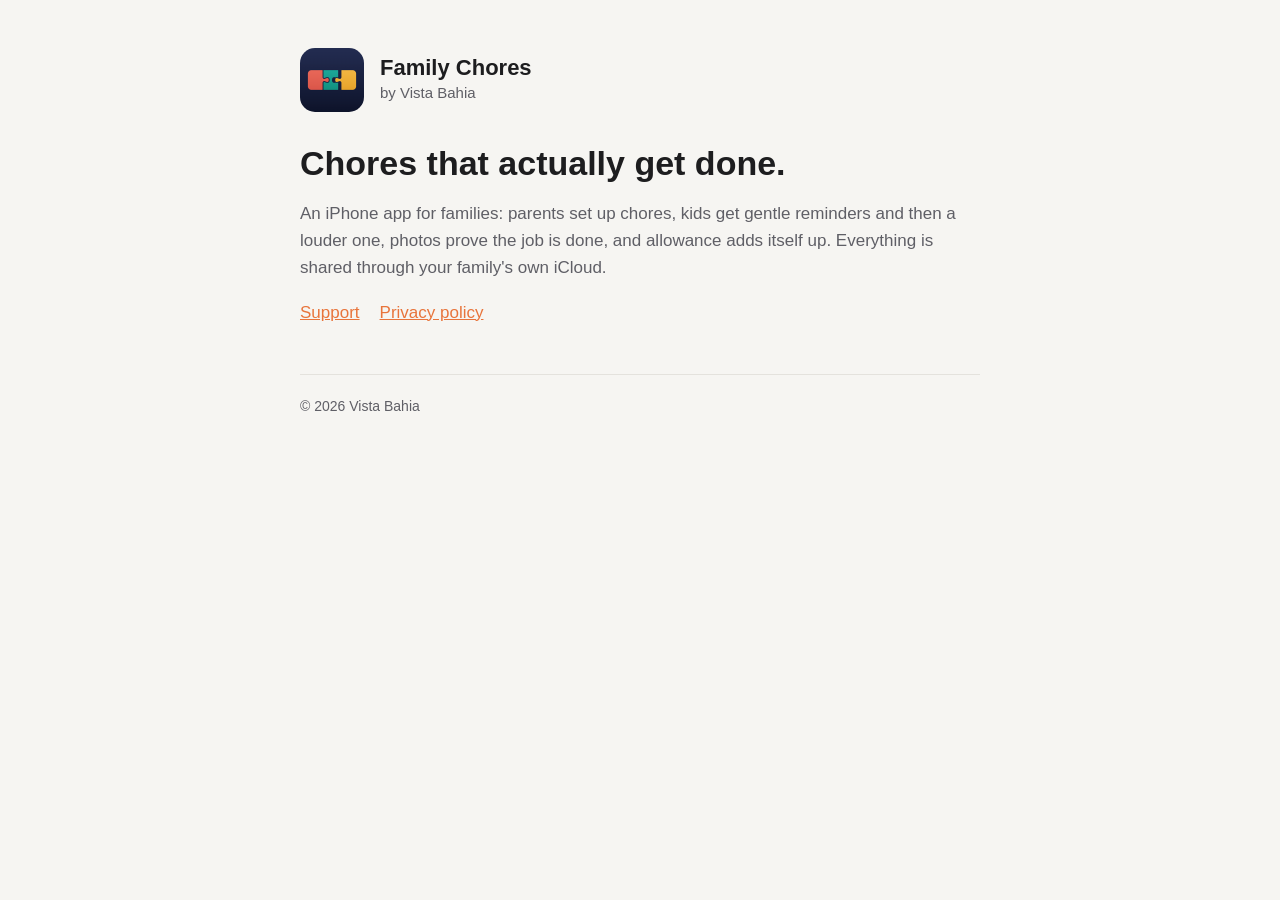
<file: index.html>
<!doctype html>
<html lang="en">
<head>
  <meta charset="utf-8">
  <meta name="viewport" content="width=device-width, initial-scale=1">
  <title>Family Chores · Vista Bahia</title>
  <meta name="description" content="Family Chores helps families keep track of chores, reminders and allowance, shared through the family's own iCloud.">
  <link rel="icon" href="icon.png">
  <link rel="stylesheet" href="style.css">
</head>
<body>
<main>
  <header>
    <img src="icon.png" alt="">
    <div>
      <div class="name">Family Chores</div>
      <div class="by">by Vista Bahia</div>
    </div>
  </header>

  <h1>Chores that actually get done.</h1>
  <p class="muted">An iPhone app for families: parents set up chores, kids get gentle reminders and then a louder one, photos prove the job is done, and allowance adds itself up. Everything is shared through your family's own iCloud.</p>

  <nav>
    <a href="support/">Support</a>
    <a href="privacy/">Privacy policy</a>
  </nav>

  <footer>© 2026 Vista Bahia</footer>
</main>
</body>
</html>
</file>
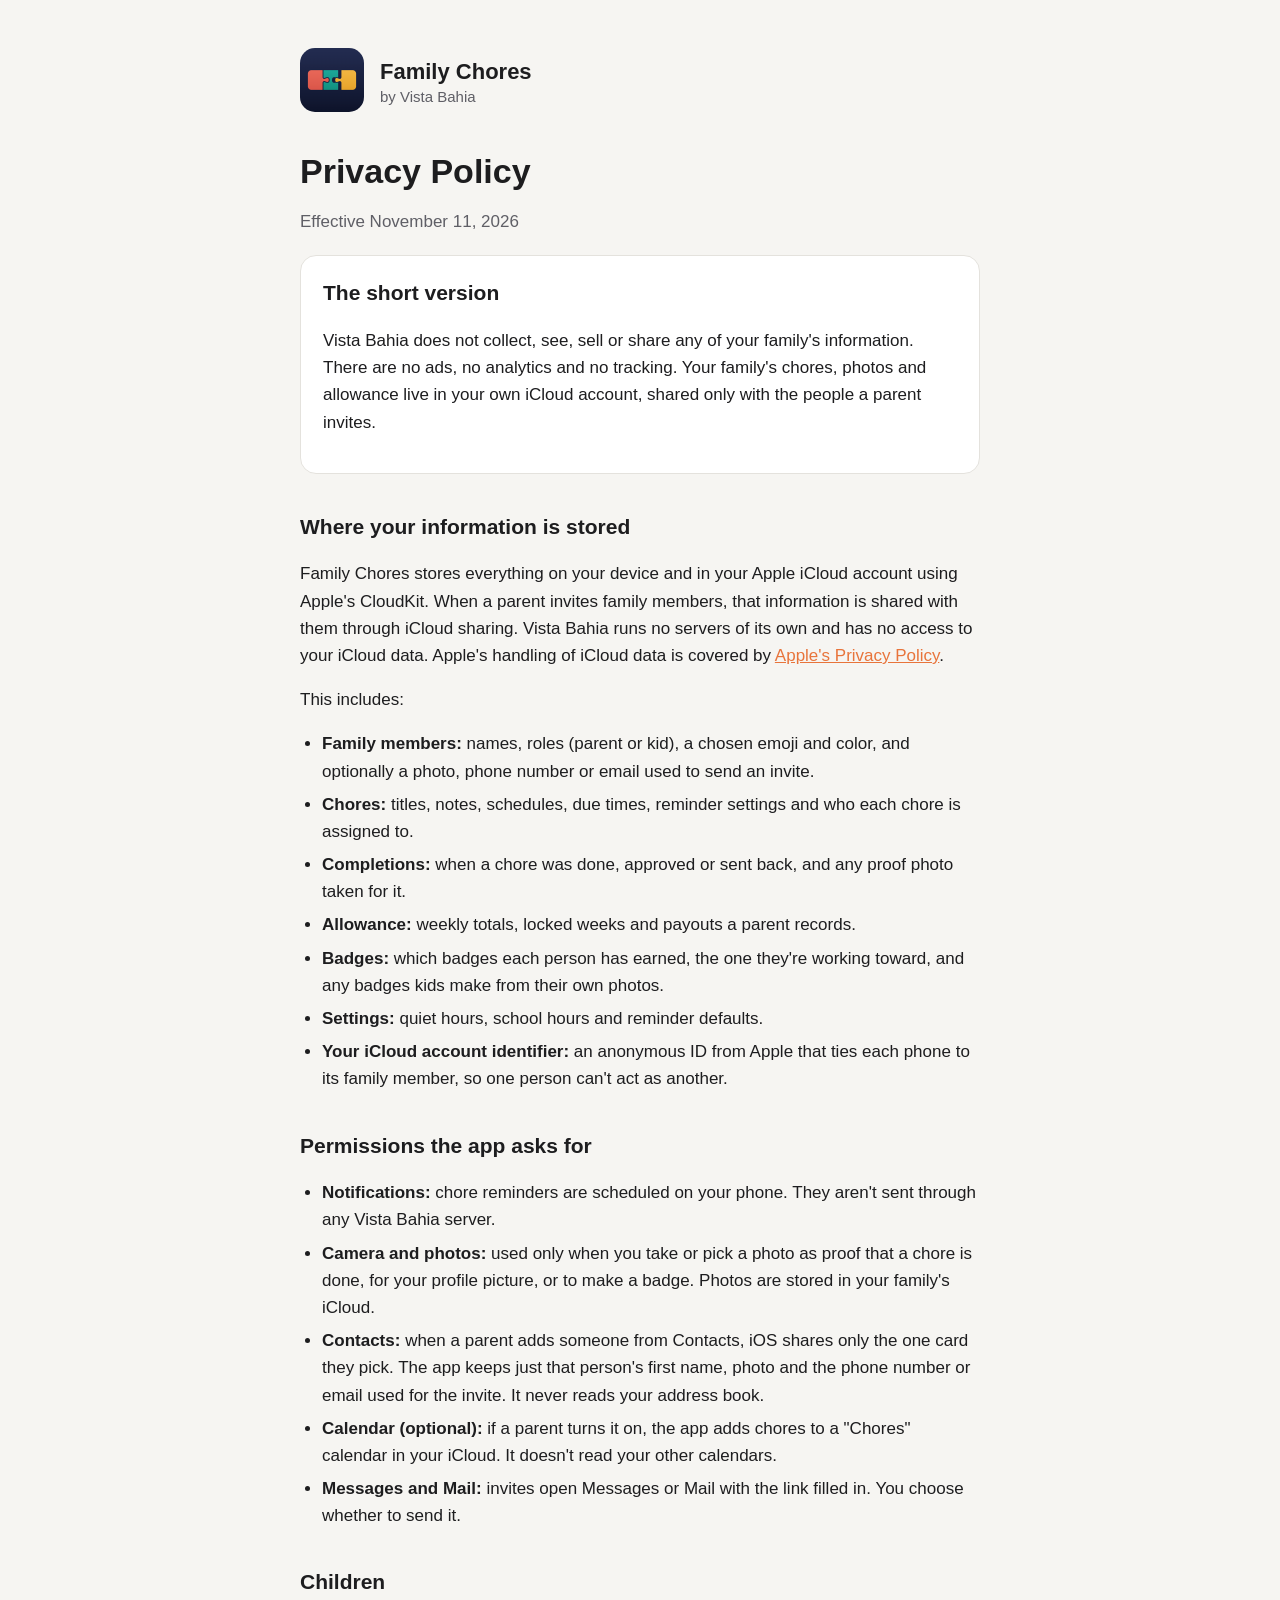
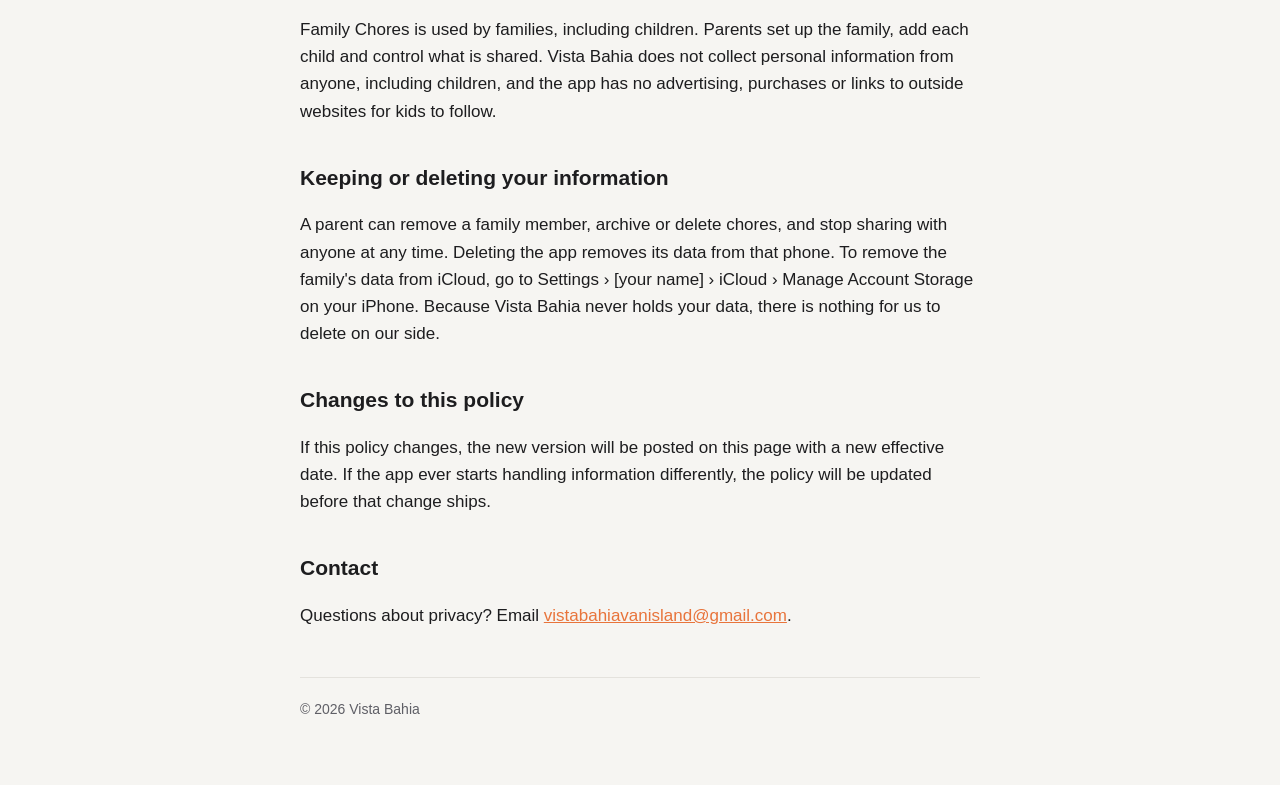
<file: privacy/index.html>
<!doctype html>
<html lang="en">
<head>
  <meta charset="utf-8">
  <meta name="viewport" content="width=device-width, initial-scale=1">
  <title>Privacy Policy · Family Chores</title>
  <meta name="description" content="How Family Chores handles your family's information.">
  <link rel="icon" href="../icon.png">
  <link rel="stylesheet" href="../style.css">
</head>
<body>
<main>
  <header>
    <a href="../"><img src="../icon.png" alt="Family Chores"></a>
    <div>
      <div class="name"><a href="../">Family Chores</a></div>
      <div class="by">by Vista Bahia</div>
    </div>
  </header>

  <h1>Privacy Policy</h1>
  <p class="muted">Effective November 11, 2026</p>

  <div class="card">
    <h2>The short version</h2>
    <p>Vista Bahia does not collect, see, sell or share any of your family's information. There are no ads, no analytics and no tracking. Your family's chores, photos and allowance live in your own iCloud account, shared only with the people a parent invites.</p>
  </div>

  <h2>Where your information is stored</h2>
  <p>Family Chores stores everything on your device and in your Apple iCloud account using Apple's CloudKit. When a parent invites family members, that information is shared with them through iCloud sharing. Vista Bahia runs no servers of its own and has no access to your iCloud data. Apple's handling of iCloud data is covered by <a href="https://www.apple.com/legal/privacy/">Apple's Privacy Policy</a>.</p>
  <p>This includes:</p>
  <ul>
    <li><strong>Family members:</strong> names, roles (parent or kid), a chosen emoji and color, and optionally a photo, phone number or email used to send an invite.</li>
    <li><strong>Chores:</strong> titles, notes, schedules, due times, reminder settings and who each chore is assigned to.</li>
    <li><strong>Completions:</strong> when a chore was done, approved or sent back, and any proof photo taken for it.</li>
    <li><strong>Allowance:</strong> weekly totals, locked weeks and payouts a parent records.</li>
    <li><strong>Badges:</strong> which badges each person has earned, the one they're working toward, and any badges kids make from their own photos.</li>
    <li><strong>Settings:</strong> quiet hours, school hours and reminder defaults.</li>
    <li><strong>Your iCloud account identifier:</strong> an anonymous ID from Apple that ties each phone to its family member, so one person can't act as another.</li>
  </ul>

  <h2>Permissions the app asks for</h2>
  <ul>
    <li><strong>Notifications:</strong> chore reminders are scheduled on your phone. They aren't sent through any Vista Bahia server.</li>
    <li><strong>Camera and photos:</strong> used only when you take or pick a photo as proof that a chore is done, for your profile picture, or to make a badge. Photos are stored in your family's iCloud.</li>
    <li><strong>Contacts:</strong> when a parent adds someone from Contacts, iOS shares only the one card they pick. The app keeps just that person's first name, photo and the phone number or email used for the invite. It never reads your address book.</li>
    <li><strong>Calendar (optional):</strong> if a parent turns it on, the app adds chores to a "Chores" calendar in your iCloud. It doesn't read your other calendars.</li>
    <li><strong>Messages and Mail:</strong> invites open Messages or Mail with the link filled in. You choose whether to send it.</li>
  </ul>

  <h2>Children</h2>
  <p>Family Chores is used by families, including children. Parents set up the family, add each child and control what is shared. Vista Bahia does not collect personal information from anyone, including children, and the app has no advertising, purchases or links to outside websites for kids to follow.</p>

  <h2>Keeping or deleting your information</h2>
  <p>A parent can remove a family member, archive or delete chores, and stop sharing with anyone at any time. Deleting the app removes its data from that phone. To remove the family's data from iCloud, go to Settings › [your name] › iCloud › Manage Account Storage on your iPhone. Because Vista Bahia never holds your data, there is nothing for us to delete on our side.</p>

  <h2>Changes to this policy</h2>
  <p>If this policy changes, the new version will be posted on this page with a new effective date. If the app ever starts handling information differently, the policy will be updated before that change ships.</p>

  <h2>Contact</h2>
  <p>Questions about privacy? Email <a href="mailto:vistabahiavanisland@gmail.com">vistabahiavanisland@gmail.com</a>.</p>

  <footer>© 2026 Vista Bahia</footer>
</main>
</body>
</html>
</file>
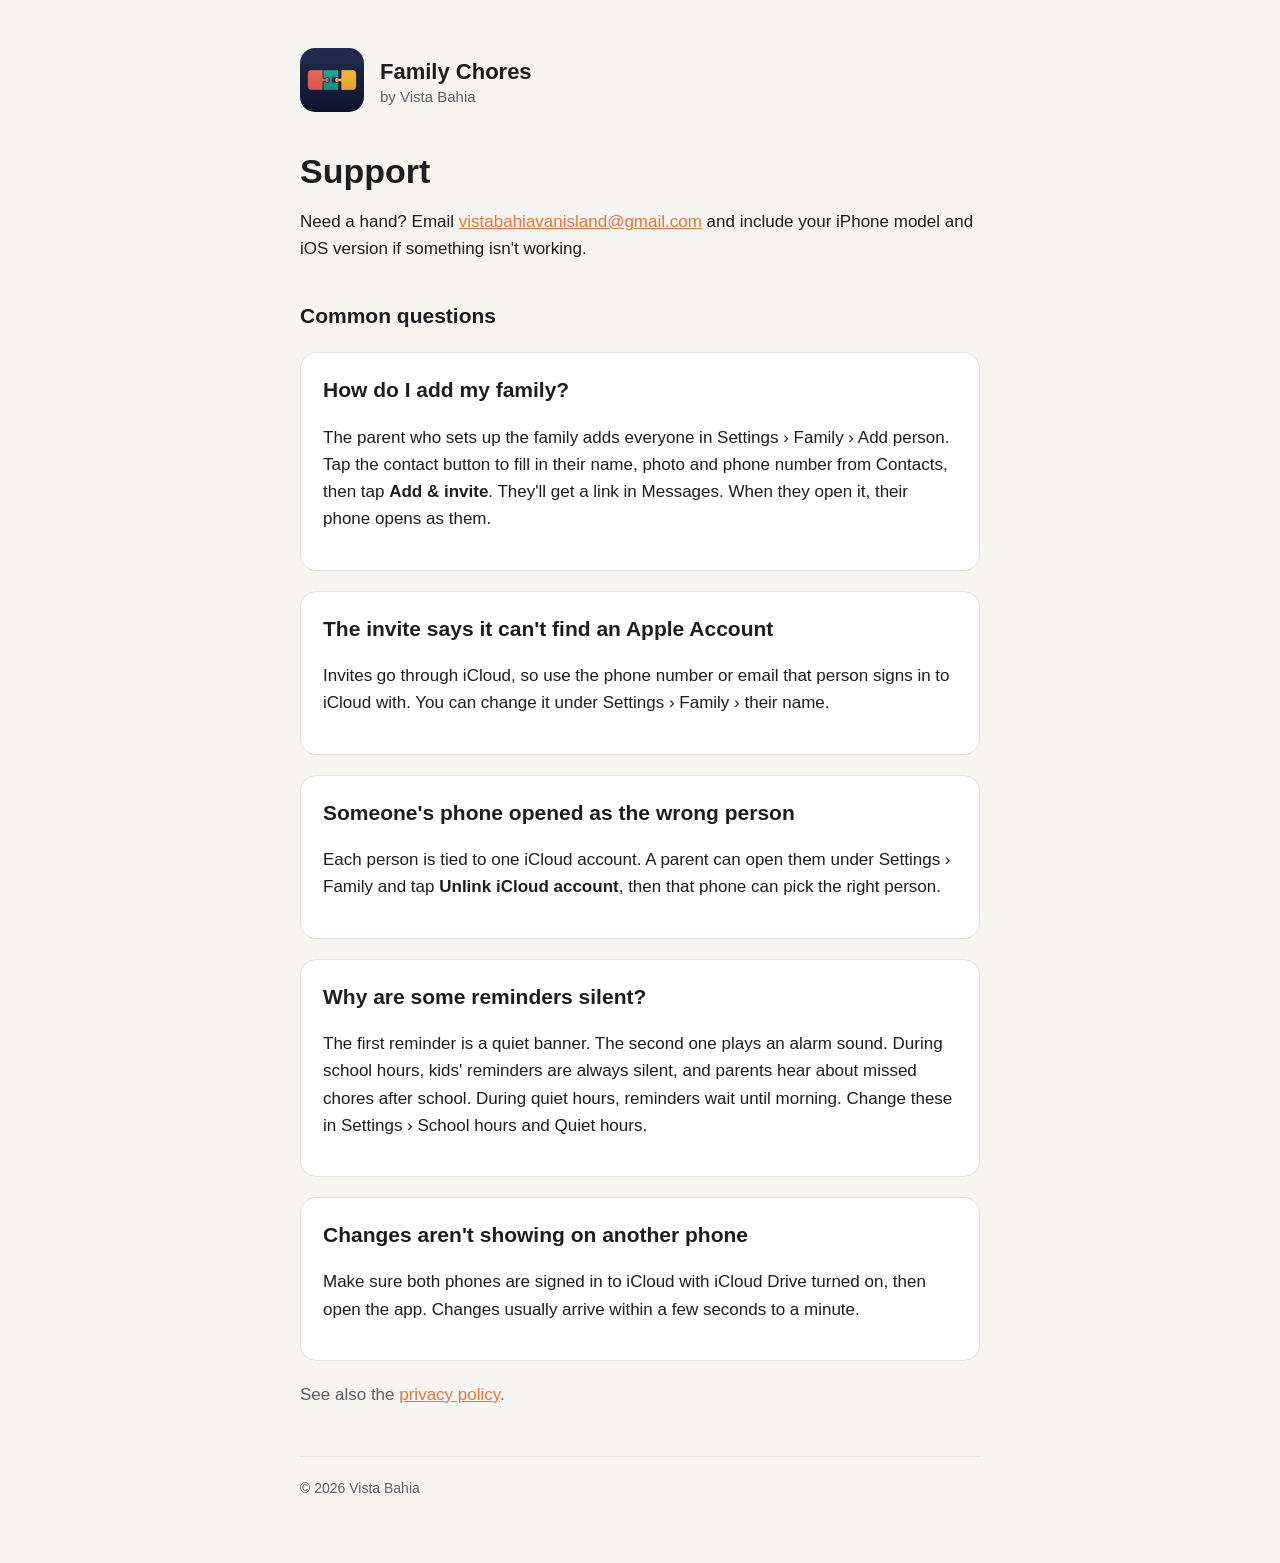
<file: support/index.html>
<!doctype html>
<html lang="en">
<head>
  <meta charset="utf-8">
  <meta name="viewport" content="width=device-width, initial-scale=1">
  <title>Support · Family Chores</title>
  <meta name="description" content="Help with Family Chores.">
  <link rel="icon" href="../icon.png">
  <link rel="stylesheet" href="../style.css">
</head>
<body>
<main>
  <header>
    <a href="../"><img src="../icon.png" alt="Family Chores"></a>
    <div>
      <div class="name"><a href="../">Family Chores</a></div>
      <div class="by">by Vista Bahia</div>
    </div>
  </header>

  <h1>Support</h1>
  <p>Need a hand? Email <a href="mailto:vistabahiavanisland@gmail.com">vistabahiavanisland@gmail.com</a> and include your iPhone model and iOS version if something isn't working.</p>

  <h2>Common questions</h2>

  <div class="card">
    <h2>How do I add my family?</h2>
    <p>The parent who sets up the family adds everyone in Settings › Family › Add person. Tap the contact button to fill in their name, photo and phone number from Contacts, then tap <strong>Add &amp; invite</strong>. They'll get a link in Messages. When they open it, their phone opens as them.</p>
  </div>

  <div class="card">
    <h2>The invite says it can't find an Apple Account</h2>
    <p>Invites go through iCloud, so use the phone number or email that person signs in to iCloud with. You can change it under Settings › Family › their name.</p>
  </div>

  <div class="card">
    <h2>Someone's phone opened as the wrong person</h2>
    <p>Each person is tied to one iCloud account. A parent can open them under Settings › Family and tap <strong>Unlink iCloud account</strong>, then that phone can pick the right person.</p>
  </div>

  <div class="card">
    <h2>Why are some reminders silent?</h2>
    <p>The first reminder is a quiet banner. The second one plays an alarm sound. During school hours, kids' reminders are always silent, and parents hear about missed chores after school. During quiet hours, reminders wait until morning. Change these in Settings › School hours and Quiet hours.</p>
  </div>

  <div class="card">
    <h2>Changes aren't showing on another phone</h2>
    <p>Make sure both phones are signed in to iCloud with iCloud Drive turned on, then open the app. Changes usually arrive within a few seconds to a minute.</p>
  </div>

  <p class="muted">See also the <a href="../privacy/">privacy policy</a>.</p>

  <footer>© 2026 Vista Bahia</footer>
</main>
</body>
</html>
</file>
<file: style.css>
:root {
  --bg: #f6f5f2;
  --card: #ffffff;
  --text: #1d1d1f;
  --muted: #5f5f66;
  --accent: #e8743b;
  --rule: #e4e2dd;
}
@media (prefers-color-scheme: dark) {
  :root {
    --bg: #141416;
    --card: #1e1e21;
    --text: #f2f2f4;
    --muted: #a3a3ab;
    --accent: #f08a52;
    --rule: #2e2e33;
  }
}
* { box-sizing: border-box; }
body {
  margin: 0;
  background: var(--bg);
  color: var(--text);
  font: 17px/1.6 -apple-system, BlinkMacSystemFont, "SF Pro Text", "Segoe UI", Roboto, sans-serif;
  -webkit-text-size-adjust: 100%;
}
main { max-width: 720px; margin: 0 auto; padding: 48px 20px 64px; }
header { display: flex; align-items: center; gap: 16px; margin-bottom: 32px; }
header img { width: 64px; height: 64px; border-radius: 15px; }
header a { color: inherit; text-decoration: none; }
header .name { font-size: 22px; font-weight: 700; line-height: 1.2; }
header .by { color: var(--muted); font-size: 15px; }
h1 { font-size: 34px; line-height: 1.15; margin: 0 0 8px; }
h2 { font-size: 21px; margin: 36px 0 8px; }
p, li { color: var(--text); }
.muted { color: var(--muted); }
a { color: var(--accent); }
ul { padding-left: 22px; }
li { margin: 6px 0; }
.card {
  background: var(--card);
  border: 1px solid var(--rule);
  border-radius: 16px;
  padding: 20px 22px;
  margin: 20px 0;
}
.card h2 { margin-top: 0; }
nav { display: flex; gap: 20px; margin-top: 8px; flex-wrap: wrap; }
footer { margin-top: 48px; padding-top: 20px; border-top: 1px solid var(--rule); color: var(--muted); font-size: 14px; }
</file>
